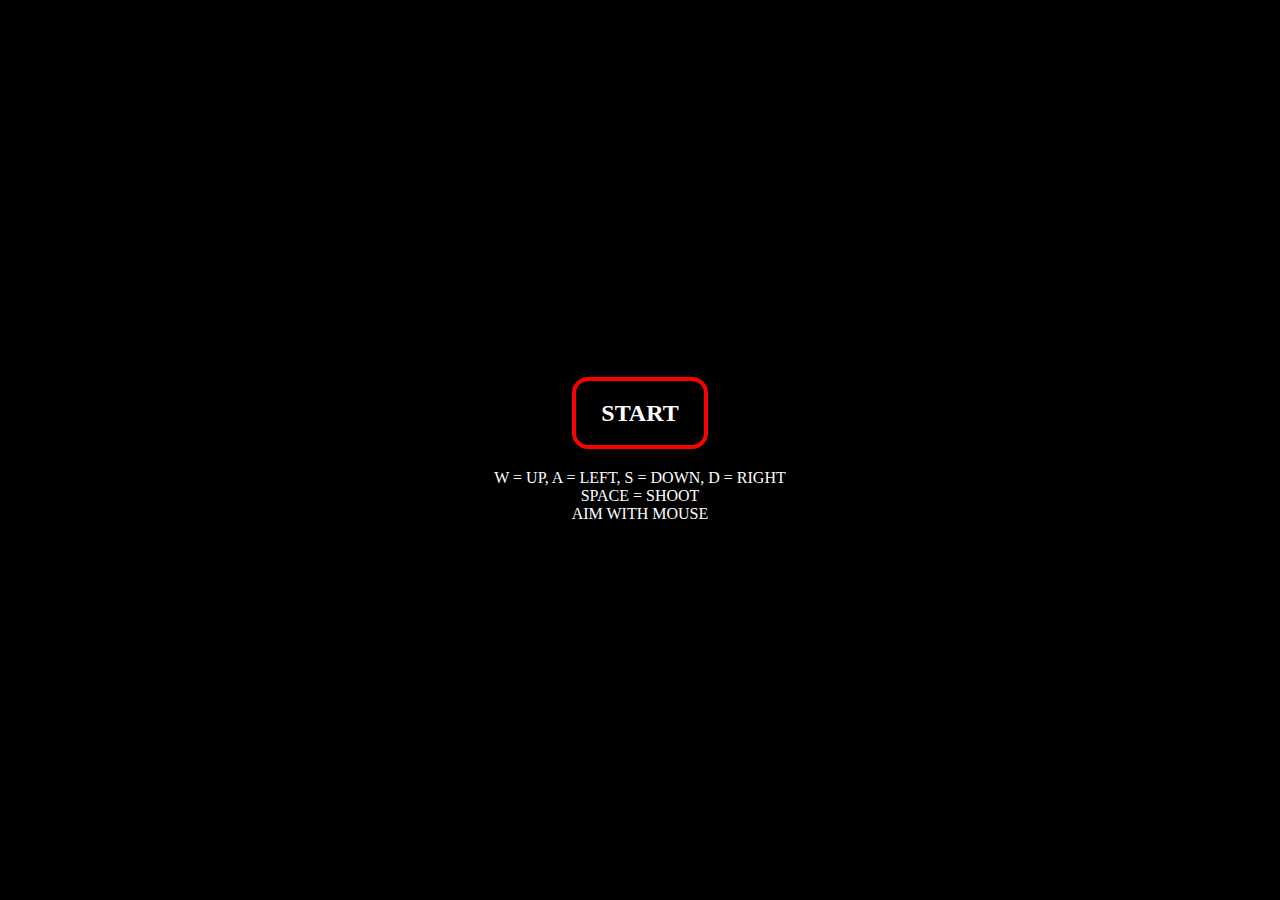
<file: ZombieBuster/index.html>
<!DOCTYPE html>
<html lang="en">
<head>
    <meta charset="UTF-8">
    <meta http-equiv="X-UA-Compatible" content="IE=edge">
    <meta name="viewport" content="width=device-width, initial-scale=1.0">
    <title>Zombie Buster</title>
    <link rel="stylesheet" href="./style.css">
</head>
<body>
    <div id="main">
        <img id="player" class="gameEl" src="./sprites/player.png">
        <img id="zombie" class="gameEl" src="./sprites/zombie.png">
        <img id="spitter" class="gameEl" src="./sprites/spitter.png">
        

        <img id="pistol" class="gameEl" src="./sprites/pistol.png">
        <img id="spit" class="gameEl" src="./sprites/spit.png">

        <img id="wall" class="gameEl" src="./sprites/wallTile.png">
        <img id="wallGround" class="gameEl"wda src="./sprites/wallGroundTile.png">
        <img id="ground1" class="gameEl" src="./sprites/groundTile.png">
        <img id="ground2" class="gameEl" src="./sprites/groundTile2.png">
        <img id="ground3" class="gameEl" src="./sprites/groundTile3.png">
        <img id="ground4" class="gameEl" src="./sprites/groundTile4.png">
        <img id="ground5" class="gameEl" src="./sprites/groundTile5.png">
        <img id="ground6" class="gameEl" src="./sprites/groundTile6.png">
        <img id="ground7" class="gameEl" src="./sprites/groundTile7.png">

        <img id="pickup" class="gameEl" src="./sprites/pickup.png">
        
        <img id="gate" class="gameEl" src="./sprites/gate.png">

        <img id="fists" class="gameEl">

        <img id="health" class="gameEl" src = "./sprites/health.png">




        <canvas id="disp" height= "608px" width = "608px">
        </canvas>

        
    </div>
    
    <div id="start">
        <div id="startbutton"><h2>START</h2></div>
        <div id = "instructions">
            <p>W = UP, A = LEFT, S = DOWN, D = RIGHT</p>
            <p>SPACE = SHOOT</p>
            <p>AIM WITH MOUSE</p>
        </div>
    </div>
    <script src="./script.js"></script>
</body>
</html>
</file>
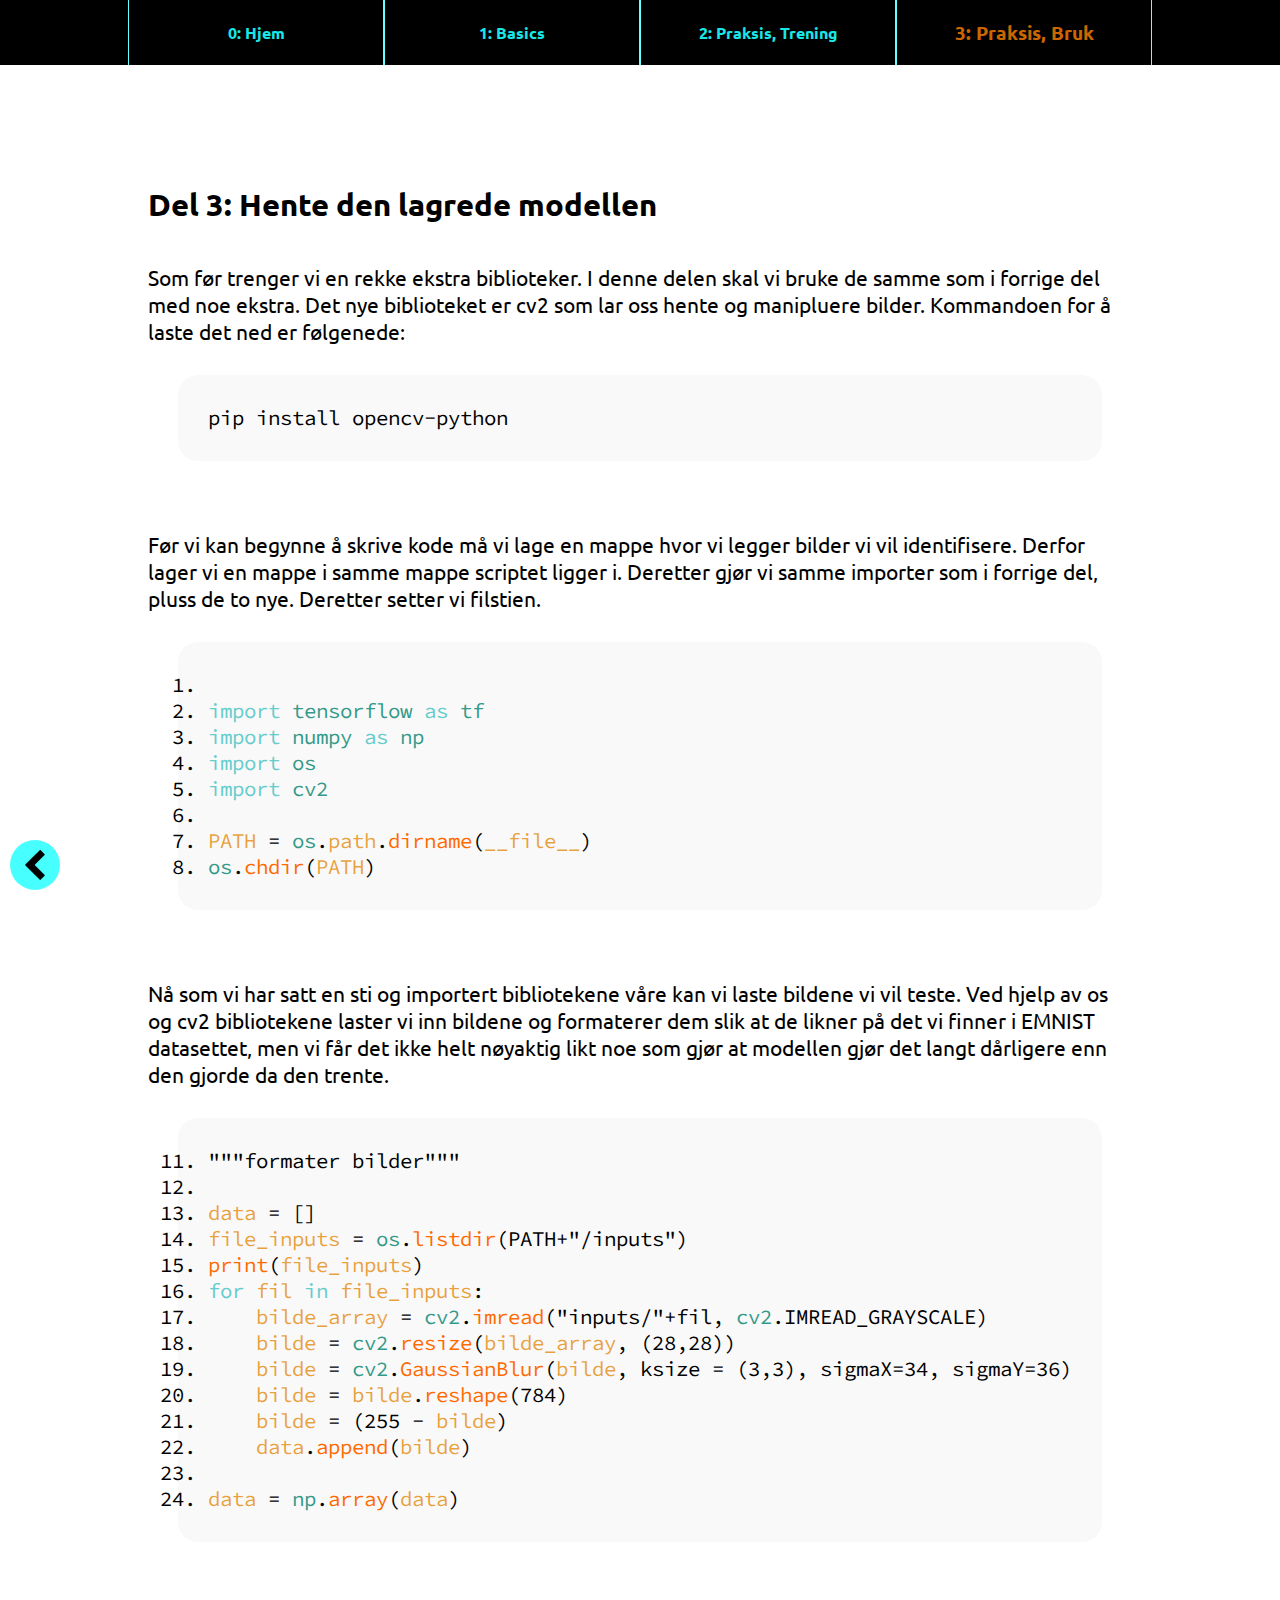
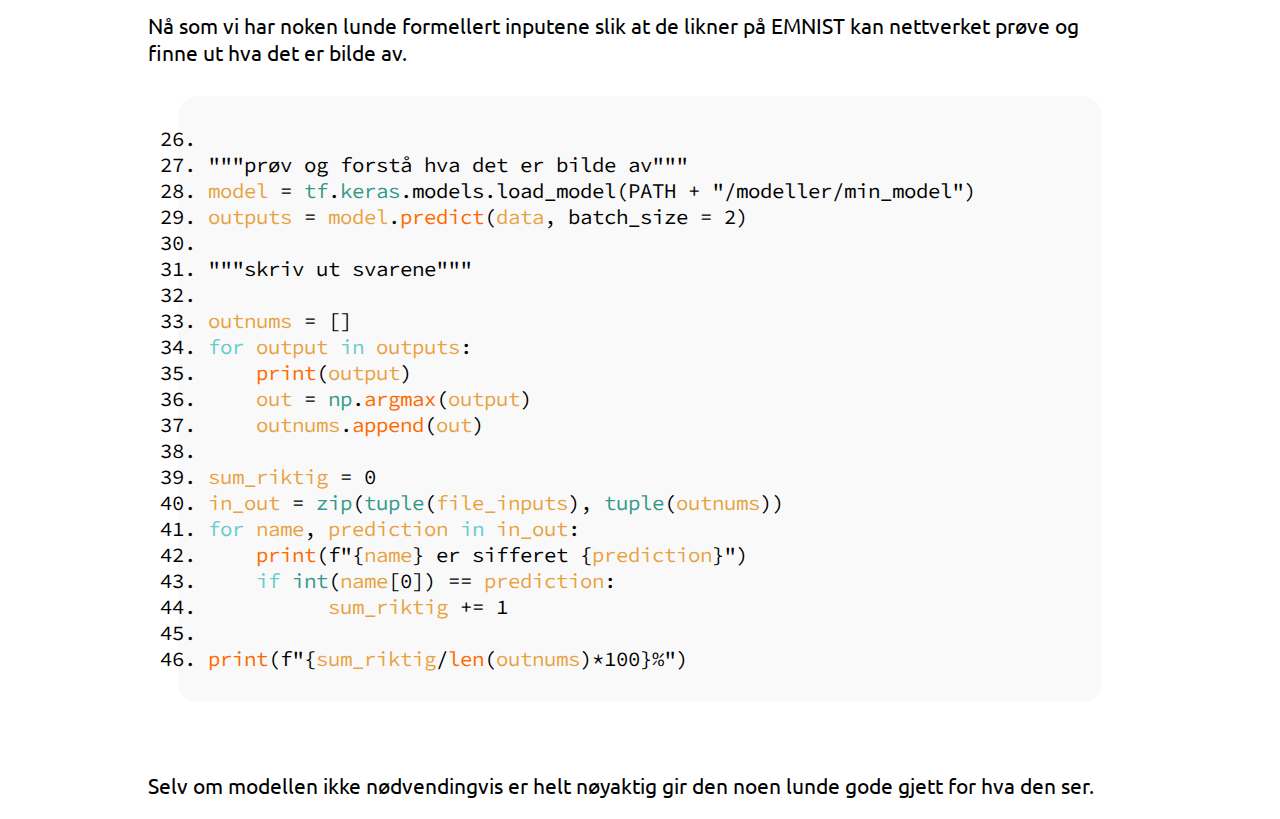
<file: tutorial2.html>
<!DOCTYPE html>
<html lang="no">
<head>
    <meta charset="UTF-8">
    <meta http-equiv="X-UA-Compatible" content="IE=edge">
    <meta name="viewport" content="width=device-width, initial-scale=1.0">
    <title>Praksis 2</title>
    <script src="./script/setup.js"></script>
    <link rel="stylesheet" href="./stilark/page 3.css">
</head>
<body>
    <div class="navbar inactive">
        <ul>
            <li><a class="intern_link" href="./index.html">0: Hjem</a></li>
            <li><a class="intern_link" href="./perseptron.html">1: Basics</a></li>
            <li><a class="intern_link" href="./tutorial1.html">2: Praksis, Trening</a></li>
            <li><a class="intern_link open" href="./tutorial2.html">3: Praksis, Bruk</a></li>
        </ul>
    </div>
    <div class="altnav">
        <div class="borgar">
            <script src="./script/altnav.js"></script>
            <button type="button" onclick="altnav()" >
                <svg height="50" width="50" class="burgerIcon">
                    <circle cx="10" cy="25" r="5" stroke="none" stroke-width="3" fill="hsl(180, 100%, 50%)" />
                    <line x1="10" y1="25" x2="40" y2="25" style="stroke:hsl(180, 100%, 50%);stroke-width:10" />
                    <circle cx="40" cy="25" r="5" stroke="none" stroke-width="3" fill="hsl(180, 100%, 50%)" />
                    
                    <circle cx="10" cy="10" r="5" stroke="none" stroke-width="3" fill="hsl(25, 100%, 50%)" />
                    <line x1="10" y1="10" x2="40" y2="10" style="stroke:hsl(25, 100%, 50%);stroke-width:10" />
                    <circle cx="40" cy="10" r="5" stroke="none" stroke-width="3" fill="hsl(25, 100%, 50%)" />
                    
                    <circle cx="10" cy="40" r="5" stroke="none" stroke-width="3" fill="hsl(180, 100%, 50%)" />
                    <line x1="10" y1="40" x2="40" y2="40" style="stroke:hsl(180, 100%, 50%);stroke-width:10" />
                    <circle cx="40" cy="40" r="5" stroke="none" stroke-width="3" fill="hsl(180, 100%, 50%)" />
                </svg>
            </button>
        </div>
    </div>
    <div class="main" id="mainT2" >
        <div class="tekst" id="del3"><h2>Del 3: Hente den lagrede modellen</h2></div>
        <div class="tekst" id="IntroOgPip2">
            <p>Som før trenger vi en rekke ekstra biblioteker. I denne delen skal vi bruke de samme som i forrige del med noe ekstra. Det nye biblioteket er cv2 som lar oss hente og manipluere bilder. Kommandoen for å laste det ned er følgenede:</p>
            <div class="pip">
                <ul>
                    <li>pip install opencv-python</li>
                </ul>
            </div>
        </div>
        <div class="tekst" id="setupOgImports">
            <p>Før vi kan begynne å skrive kode må vi lage en mappe hvor vi legger bilder vi vil identifisere. Derfor lager vi en mappe i samme mappe scriptet ligger i. Deretter gjør vi samme importer som i forrige del, pluss de to nye. Deretter setter vi filstien.</p>
            <div class="kodediv">
                <ol class="kode">
                    <li> </li>
                    <li><span class="operator">import</span> <span class="klasse">tensorflow</span> <span class="operator">as</span> <span class="klasse">tf</span></li>
                    <li><span class="operator">import</span> <span class="klasse">numpy</span> <span class="operator">as</span> <span class="klasse">np</span></li>
                    <li><span class="operator">import</span> <span class="klasse">os</span></li>
                    <li><span class="operator">import</span> <span class="klasse">cv2</span></li>
                    <li> </li>
                    <li><span class="variabel">PATH</span> = <span class="klasse">os</span>.<span class="variabel">path</span>.<span class="metfun">dirname</span>(<span class="variabel">__file__</span>)</li>
                    <li><span class="klasse">os</span>.<span class="metfun">chdir</span>(<span class="variabel">PATH</span>)</li>
                </ol>
            </div>
        </div>
        <div class="tekst" id="Data">
            <p>Nå som vi har satt en sti og importert bibliotekene våre kan vi laste bildene vi vil teste. Ved hjelp av os og cv2 bibliotekene laster vi inn bildene og formaterer dem slik at de likner på det vi finner i EMNIST datasettet, men vi får det ikke helt nøyaktig likt noe som gjør at modellen gjør det langt dårligere enn den gjorde da den trente.</p>
            <div class="kodediv">
                <ol start="11" class="kode">
                    <li>"""formater bilder"""</li>
                    <li> </li>
                    <li><span class="variabel">data</span> = []</li>
                    <li><span class="variabel">file_inputs</span> = <span class="klasse">os</span>.<span class="metfun">listdir</span>(PATH+"/inputs")</li>
                    <li><span class="metfun">print</span>(<span class="variabel">file_inputs</span>)</li>
                    <li><span class="operator">for</span> <span class="variabel">fil</span> <span class="operator">in</span> <span class="variabel">file_inputs</span>:</li>
                    <li><span class="tab">##</span><span class="tab">##</span><span class="variabel">bilde_array</span> = <span class="klasse">cv2</span>.<span class="metfun">imread</span>("inputs/"+fil, <span class="klasse">cv2</span>.IMREAD_GRAYSCALE)</li>
                    <li><span class="tab">##</span><span class="tab">##</span><span class="variabel">bilde</span> = <span class="klasse">cv2</span>.<span class="metfun">resize</span>(<span class="variabel">bilde_array</span>, (28,28))</li>
                    <li><span class="tab">##</span><span class="tab">##</span><span class="variabel">bilde</span> = <span class="klasse">cv2</span>.<span class="metfun">GaussianBlur</span>(<span class="variabel">bilde</span>, ksize = (3,3), sigmaX=34, sigmaY=36)</li>
                    <li><span class="tab">##</span><span class="tab">##</span><span class="variabel">bilde</span> = <span class="variabel">bilde</span>.<span class="metfun">reshape</span>(784)</li>
                    <li><span class="tab">##</span><span class="tab">##</span><span class="variabel">bilde</span> = (255 - <span class="variabel">bilde</span>)</li>
                    <li><span class="tab">##</span><span class="tab">##</span><span class="variabel">data</span>.<span class="metfun">append</span>(<span class="variabel">bilde</span>)</li>
                    <li> </li>
                    <li><span class="variabel">data</span> = <span class="klasse">np</span>.<span class="metfun">array</span>(<span class="variabel">data</span>)</li>                                             
                </ol>
            </div>
        </div>
        <div class="tekst" id="forutseOgSkrivUt">
            <p>Nå som vi har noken lunde formellert inputene slik at de likner på EMNIST kan nettverket prøve og finne ut hva det er bilde av.</p>
            <div class="kodediv">
                <ol start="26" class="kode">
                    <li> </li>
                    <li>"""prøv og forstå hva det er bilde av"""</li>
                    <li><span class="variabel">model</span> = <span class="klasse">tf</span>.<span class="klasse">keras</span>.models.load_model(PATH + "/modeller/min_model")</li>
                    <li><span class="variabel">outputs</span> = <span class="variabel">model</span>.<span class="metfun">predict</span>(<span class="variabel">data</span>, batch_size = 2)</li>
                    <li> </li>
                    <li>"""skriv ut svarene"""</li>
                    <li> </li>
                    <li><span class="variabel">outnums</span> = []</li>
                    <li><span class="operator">for</span> <span class="variabel">output</span> <span class="operator">in</span> <span class="variabel">outputs</span>:</li>
                    <li><span class="tab">##</span><span class="tab">##</span><span class="metfun">print</span>(<span class="variabel">output</span>)</li>
                    <li><span class="tab">##</span><span class="tab">##</span><span class="variabel">out</span> = <span class="klasse">np</span>.<span class="metfun">argmax</span>(<span class="variabel">output</span>)</li>
                    <li><span class="tab">##</span><span class="tab">##</span><span class="variabel">outnums</span>.<span class="metfun">append</span>(<span class="variabel">out</span>)</li>
                    <li> </li>
                    <li><span class="variabel">sum_riktig</span> = 0</li>
                    <li><span class="variabel">in_out</span> = <span class="klasse">zip</span>(<span class="klasse">tuple</span>(<span class="variabel">file_inputs</span>), <span class="klasse">tuple</span>(<span class="variabel">outnums</span>))</li>
                    <li><span class="operator">for</span> <span class="variabel">name</span>, <span class="variabel">prediction</span> <span class="operator">in</span> <span class="variabel">in_out</span>:</li>
                    <li><span class="tab">##</span><span class="tab">##</span><span class="metfun">print</span>(f"{<span class="variabel">name</span>} er sifferet {<span class="variabel">prediction</span>}")</li>
                    <li><span class="tab">##</span><span class="tab">##</span><span class="operator">if</span> <span class="klasse">int</span>(<span class="variabel">name</span>[0]) == <span class="variabel">prediction</span>:</li>
                    <li><span class="tab">##</span><span class="tab">##</span><span class="tab">##</span> <span class="tab">##</span> <span class="variabel">sum_riktig</span> += 1</li>
                    <li> </li>
                    <li><span class="metfun">print</span>(f"{<span class="variabel">sum_riktig</span>/<span class="metfun">len</span>(<span class="variabel">outnums</span>)*100}%")</li>
                    
                </ol>
            </div>
        </div>
        <div class="tekst" id="end">
            <p>Selv om modellen ikke nødvendingvis er helt nøyaktig gir den noen lunde gode gjett for hva den ser. </p>
        </div>
    </div>
    <div class="Forrige">
        <a href="tutorial1.html" class="QuickLink"><img class="pil" src="./bilder/pil.svg" alt="pil som han klikkes på for å gå til forrige side">
        </a>
    </div>
    <div class="bottom"> </div>
</body>
</html>
</file>
<file: ZombieBuster/style.css>
*{
    margin:0px;
    padding:0px;
    background-color: #000;
}

body{
    width: 100%;
    height: 100vh;
    display: flex;
    flex-direction: row;
    align-items: center;
    justify-content: center;
}

#main{
    width: 608px;
    height: 608px;
    border: 1px solid #000000;
    user-select: none;
}

.gameEl{
    display:none;
}

#start{
    position:absolute;
    top:0;
    left:0;
    width:100%;
    height:100%;
    background-color:#000000c7;
    display: flex;
    gap:20px;
    flex-direction: column;
    align-items: center;
    justify-content: center;
}

#startbutton{
    width:128px;
    height:64px;
    color:#fff;
    font-size: 16px;
    display: flex;
    align-items: center;
    justify-content: center;
    border: 4px solid #f00;
    border-radius: 16px;
}
#instructions > p {
    color:#fff;
    font-size: 16px;
    background-color:none;
    text-align:center;
}
</file>
<file: stilark/page 3.css>
.main{
    grid-template-columns: 1fr;
    grid-template-areas: "D3""IP""SI""DT""PP""ED";
}
#del3{
    grid-area: D3;
}

#IntroOgPip2{
    grid-area:IP;
}

#setupOgImports{
    grid-area:SI;
}

#Data{
    grid-area:DT;
}

#forutseOgSkrivUt{
    grid-area:PP;
}

#end{
    grid-area:ED;
}
</file>
